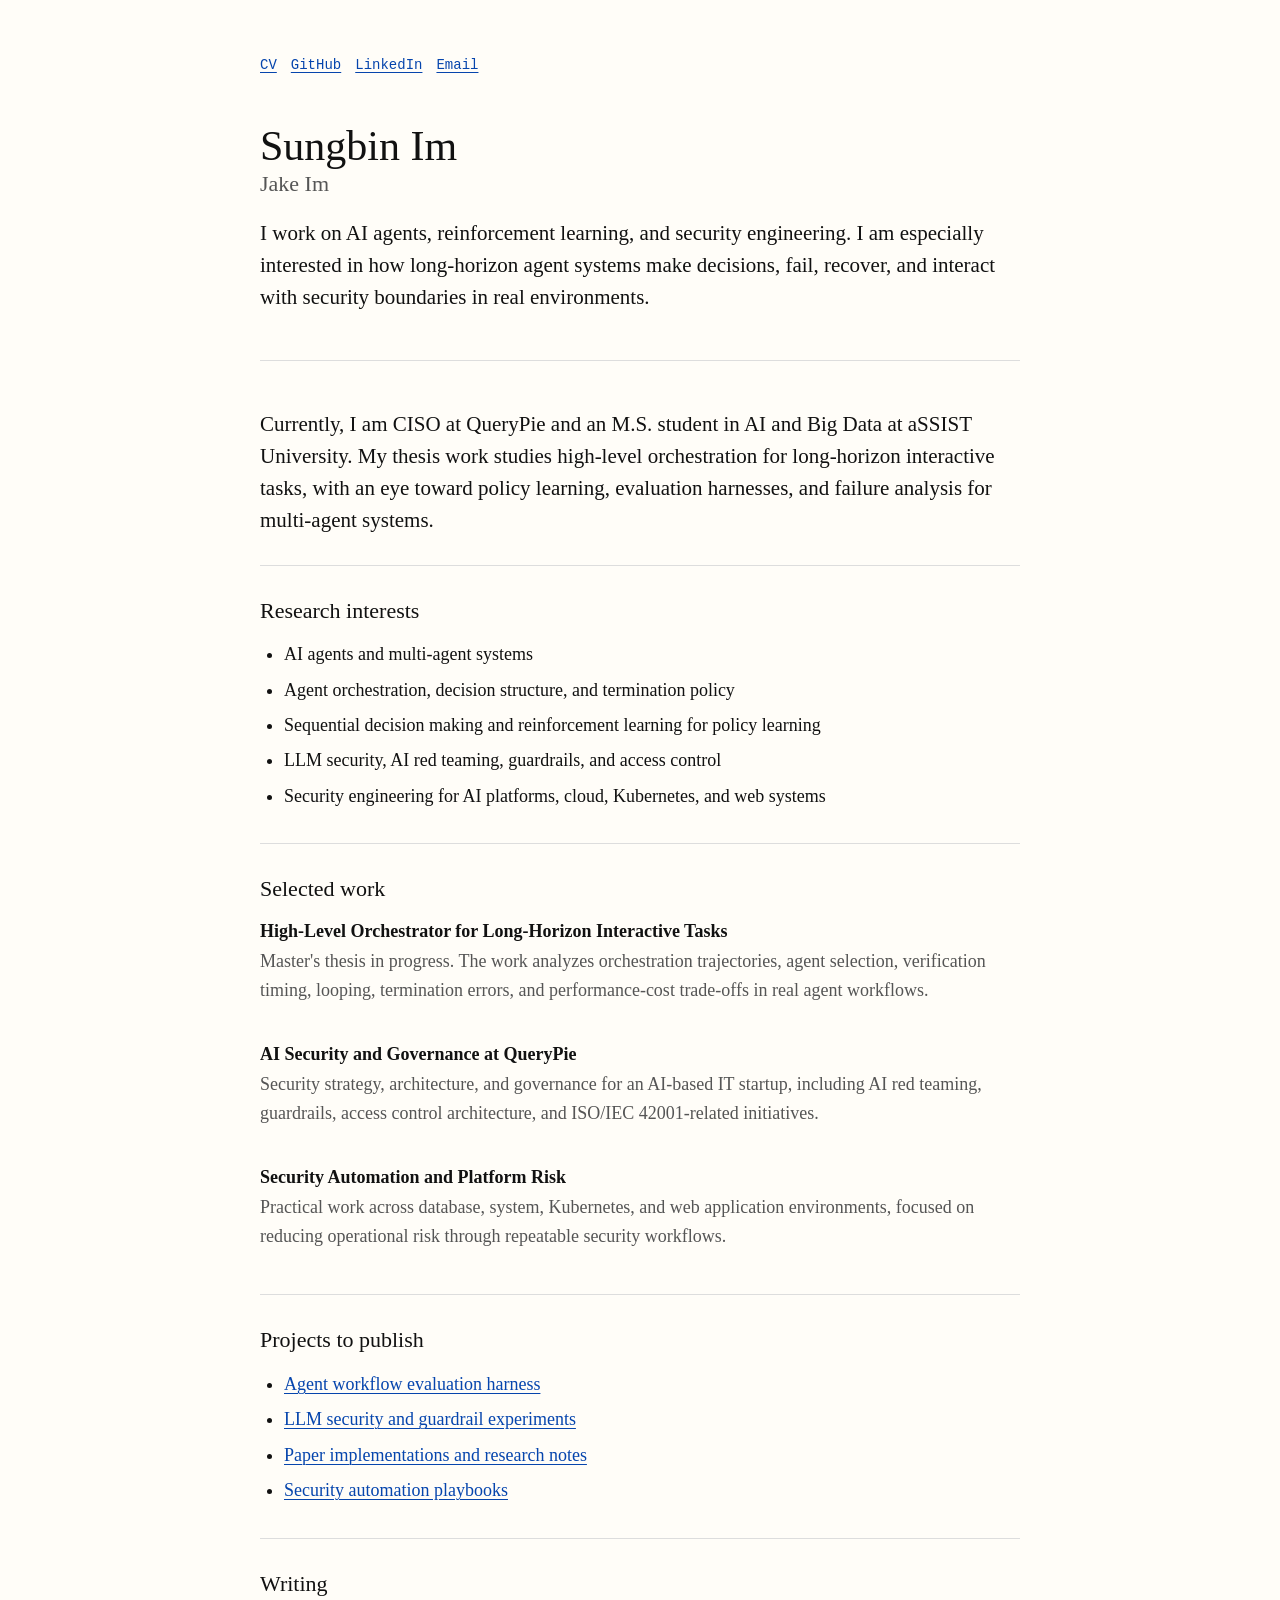
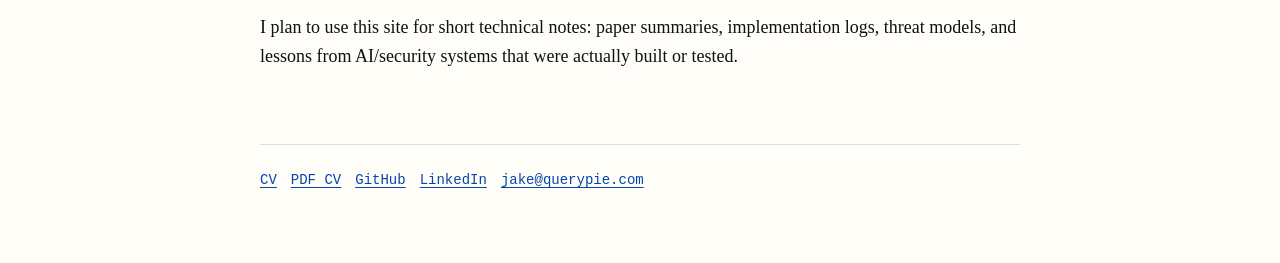
<file: index.html>
<!doctype html>
<html lang="en">
<head>
  <meta charset="utf-8">
  <meta name="viewport" content="width=device-width, initial-scale=1">
  <meta name="description" content="Sungbin Im (Jake Im) - AI agents, security engineering, and computer science.">
  <title>Sungbin Im (Jake Im)</title>
  <link rel="stylesheet" href="styles.css">
</head>
<body>
  <main class="page">
    <header class="intro">
      <nav class="top-links" aria-label="Primary navigation">
        <a href="cv.html">CV</a>
        <a href="https://github.com/jazdr">GitHub</a>
        <a href="https://www.linkedin.com/in/binlim/">LinkedIn</a>
        <a href="mailto:jake@querypie.com">Email</a>
      </nav>

      <h1>Sungbin Im <span>Jake Im</span></h1>
      <p>
        I work on AI agents, reinforcement learning, and security engineering.
        I am especially interested in how long-horizon agent systems make decisions,
        fail, recover, and interact with security boundaries in real environments.
      </p>
    </header>

    <section class="note">
      <p>
        Currently, I am CISO at QueryPie and an M.S. student in AI and Big Data at
        aSSIST University. My thesis work studies high-level orchestration for
        long-horizon interactive tasks, with an eye toward policy learning,
        evaluation harnesses, and failure analysis for multi-agent systems.
      </p>
    </section>

    <section class="section">
      <h2>Research interests</h2>
      <ul class="plain-list">
        <li>AI agents and multi-agent systems</li>
        <li>Agent orchestration, decision structure, and termination policy</li>
        <li>Sequential decision making and reinforcement learning for policy learning</li>
        <li>LLM security, AI red teaming, guardrails, and access control</li>
        <li>Security engineering for AI platforms, cloud, Kubernetes, and web systems</li>
      </ul>
    </section>

    <section class="section">
      <h2>Selected work</h2>
      <div class="work-list">
        <article>
          <h3>High-Level Orchestrator for Long-Horizon Interactive Tasks</h3>
          <p>
            Master's thesis in progress. The work analyzes orchestration trajectories,
            agent selection, verification timing, looping, termination errors, and
            performance-cost trade-offs in real agent workflows.
          </p>
        </article>
        <article>
          <h3>AI Security and Governance at QueryPie</h3>
          <p>
            Security strategy, architecture, and governance for an AI-based IT startup,
            including AI red teaming, guardrails, access control architecture, and
            ISO/IEC 42001-related initiatives.
          </p>
        </article>
        <article>
          <h3>Security Automation and Platform Risk</h3>
          <p>
            Practical work across database, system, Kubernetes, and web application
            environments, focused on reducing operational risk through repeatable
            security workflows.
          </p>
        </article>
      </div>
    </section>

    <section class="section">
      <h2>Projects to publish</h2>
      <ul class="link-list">
        <li><a href="https://github.com/jazdr">Agent workflow evaluation harness</a></li>
        <li><a href="https://github.com/jazdr">LLM security and guardrail experiments</a></li>
        <li><a href="https://github.com/jazdr">Paper implementations and research notes</a></li>
        <li><a href="https://github.com/jazdr">Security automation playbooks</a></li>
      </ul>
    </section>

    <section class="section">
      <h2>Writing</h2>
      <p>
        I plan to use this site for short technical notes: paper summaries,
        implementation logs, threat models, and lessons from AI/security systems
        that were actually built or tested.
      </p>
    </section>

    <footer class="footer">
      <a href="cv.html">CV</a>
      <a href="assets/Sungbin_Im_CV.pdf">PDF CV</a>
      <a href="https://github.com/jazdr">GitHub</a>
      <a href="https://www.linkedin.com/in/binlim/">LinkedIn</a>
      <a href="mailto:jake@querypie.com">jake@querypie.com</a>
    </footer>
  </main>
</body>
</html>
</file>
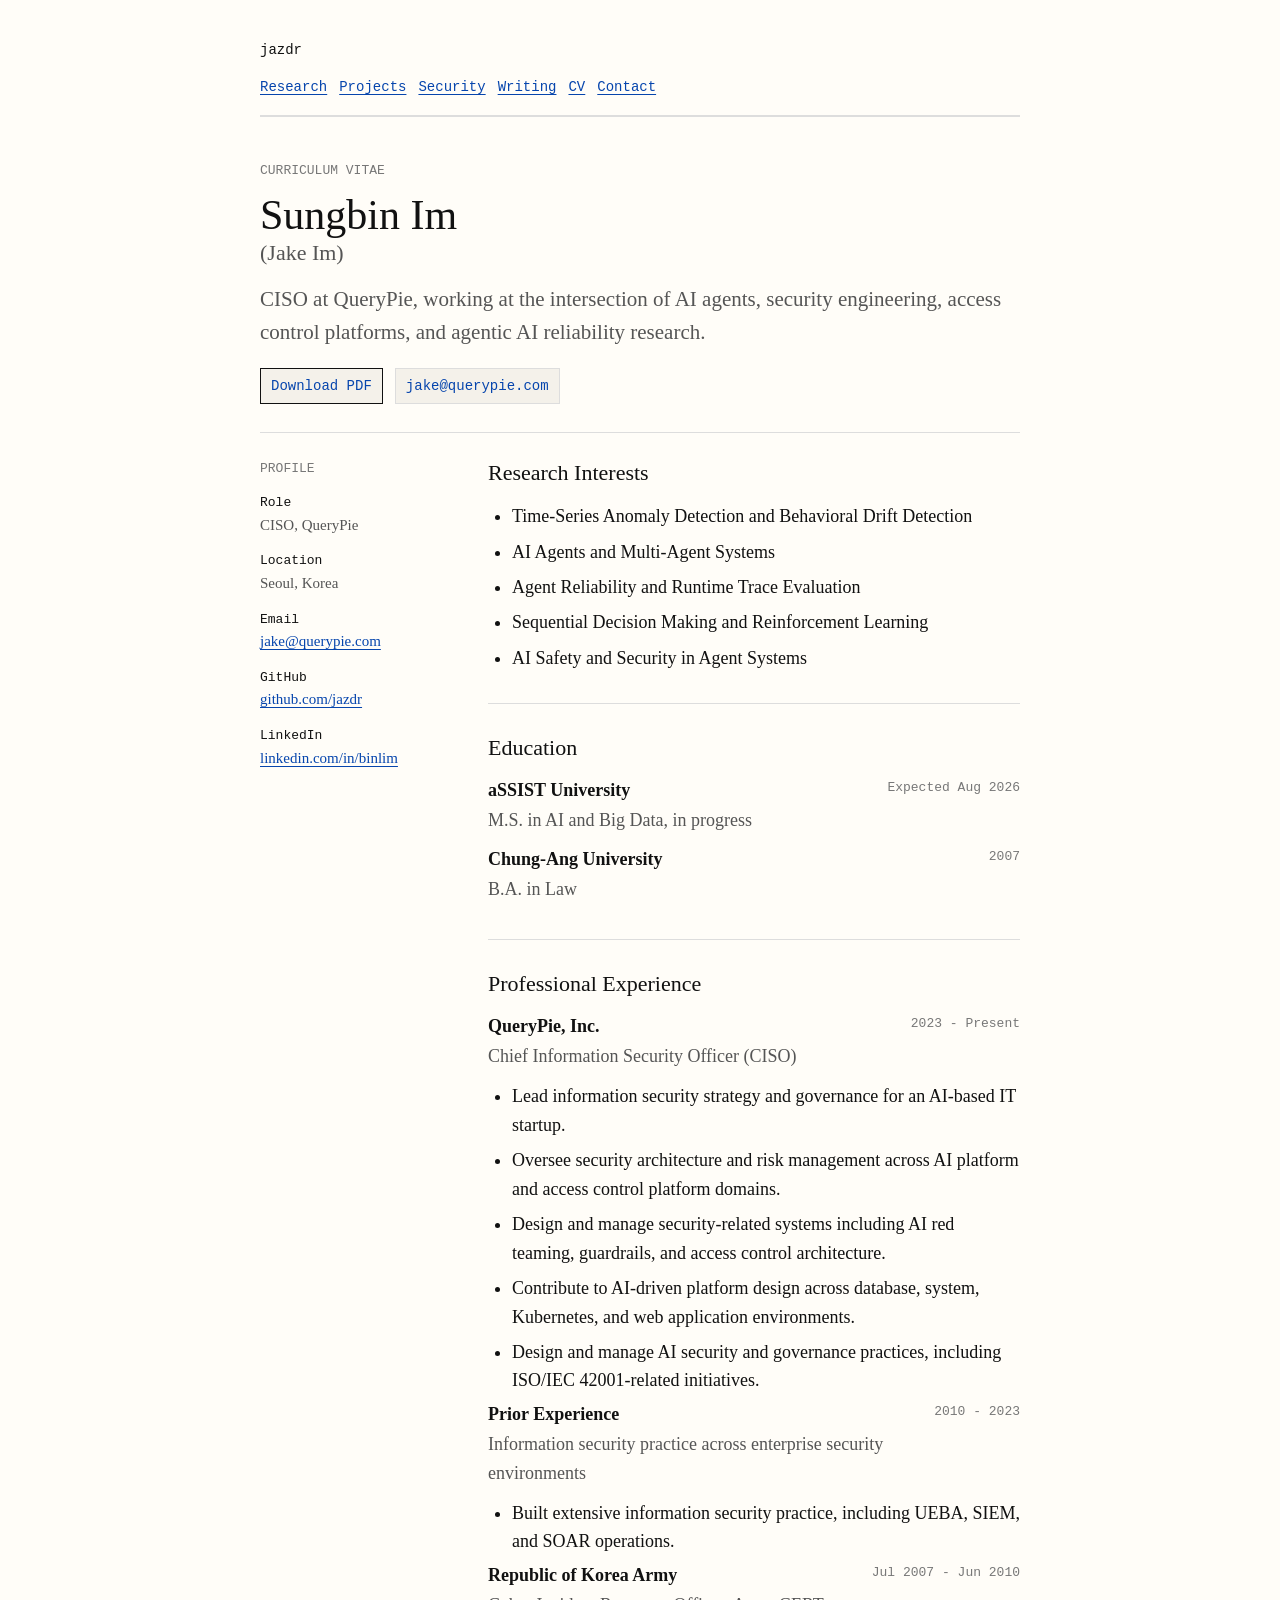
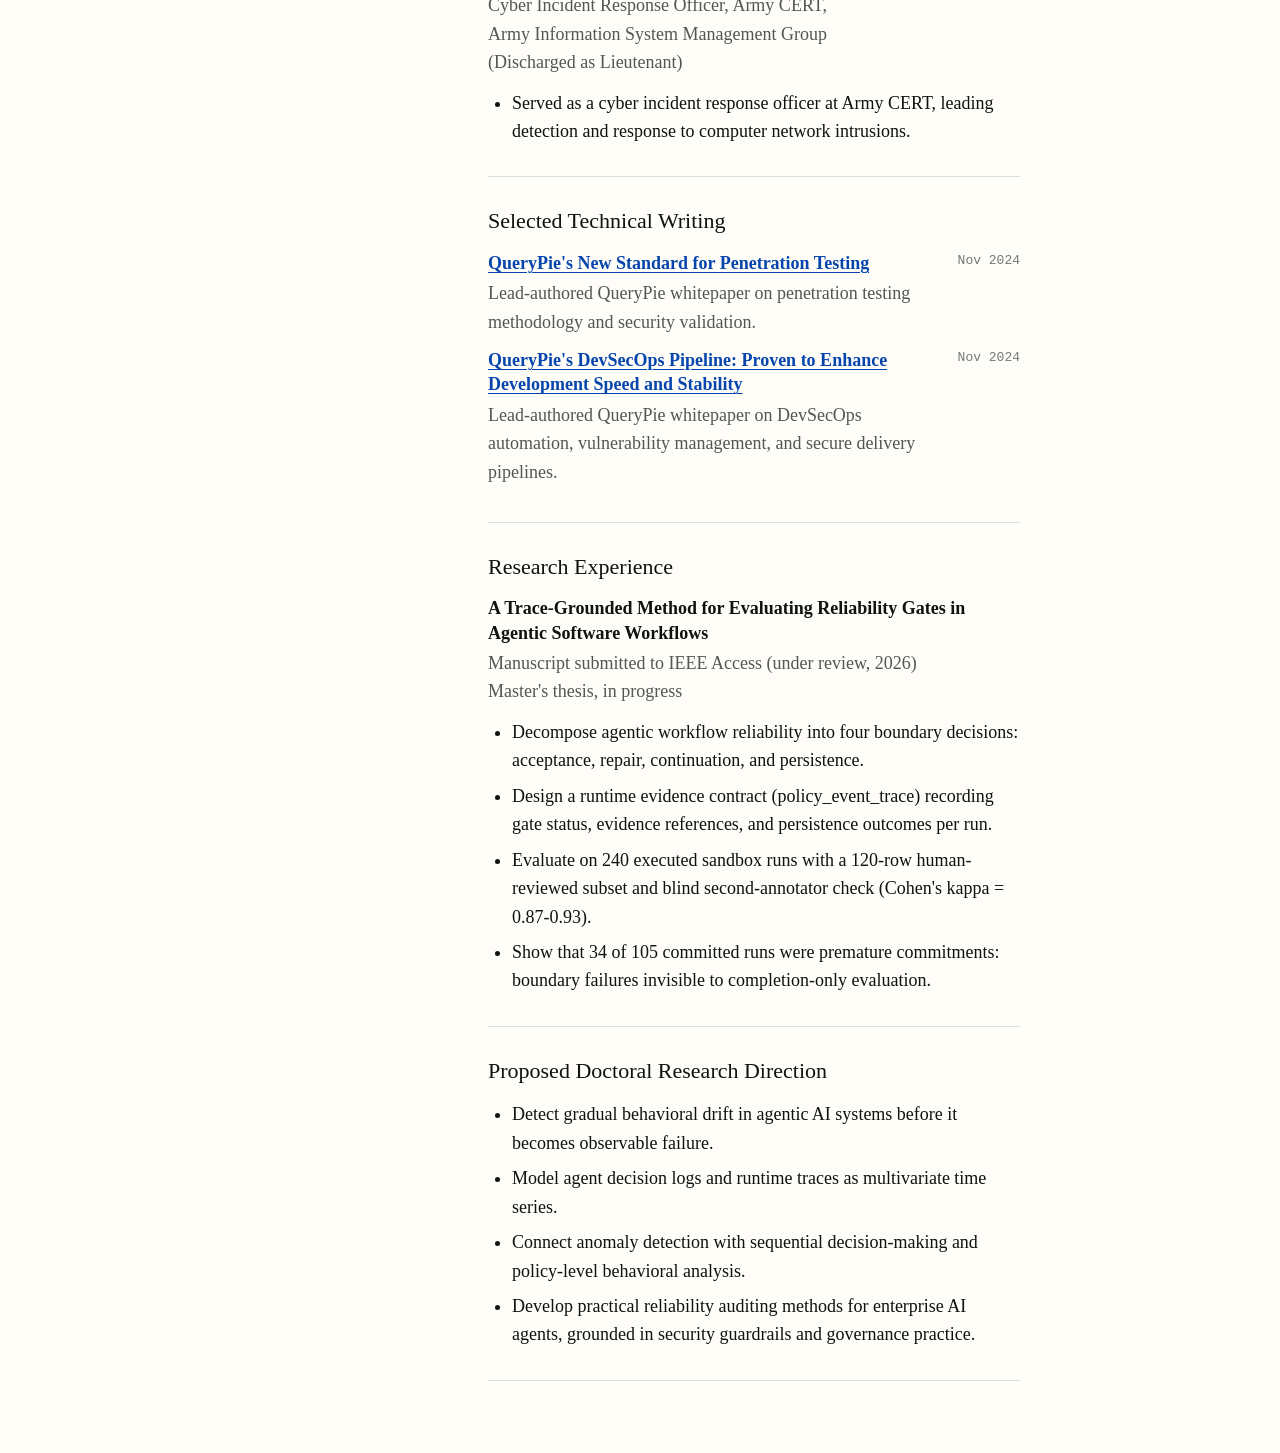
<file: cv.html>
<!doctype html>
<html lang="en">
<head>
  <meta charset="utf-8">
  <meta name="viewport" content="width=device-width, initial-scale=1">
  <meta name="description" content="CV of Sungbin Im (Jake Im), focused on AI agents, reinforcement learning, and security engineering.">
  <title>CV | Sungbin Im</title>
  <link rel="stylesheet" href="styles.css">
</head>
<body>
  <header class="site-header">
    <a class="mark" href="index.html">jazdr</a>
    <nav class="nav" aria-label="Primary navigation">
      <a href="index.html#research">Research</a>
      <a href="index.html#projects">Projects</a>
      <a href="index.html#security">Security</a>
      <a href="index.html#writing">Writing</a>
      <a href="cv.html">CV</a>
      <a href="index.html#contact">Contact</a>
    </nav>
  </header>

  <main>
    <section class="section cv-hero">
      <p class="eyebrow">Curriculum Vitae</p>
      <h1>Sungbin Im <span>(Jake Im)</span></h1>
      <p class="lede">
        CISO at QueryPie, working at the intersection of AI agents, security engineering,
        access control platforms, and agentic AI reliability research.
      </p>
      <div class="hero-actions">
        <a class="button primary" href="assets/Sungbin_Im_CV.pdf?v=20260708-ieee-access">Download PDF</a>
        <a class="button" href="mailto:jake@querypie.com">jake@querypie.com</a>
      </div>
    </section>

    <section class="section cv-layout">
      <aside class="cv-sidebar">
        <div>
          <p class="panel-label">Profile</p>
          <dl>
            <dt>Role</dt>
            <dd>CISO, QueryPie</dd>
            <dt>Location</dt>
            <dd>Seoul, Korea</dd>
            <dt>Email</dt>
            <dd><a href="mailto:jake@querypie.com">jake@querypie.com</a></dd>
            <dt>GitHub</dt>
            <dd><a href="https://github.com/jazdr">github.com/jazdr</a></dd>
            <dt>LinkedIn</dt>
            <dd><a href="https://www.linkedin.com/in/binlim/">linkedin.com/in/binlim</a></dd>
          </dl>
        </div>
      </aside>

      <div class="cv-main">
        <section class="cv-block">
          <h2>Research Interests</h2>
          <ul class="tag-list">
            <li>Time-Series Anomaly Detection and Behavioral Drift Detection</li>
            <li>AI Agents and Multi-Agent Systems</li>
            <li>Agent Reliability and Runtime Trace Evaluation</li>
            <li>Sequential Decision Making and Reinforcement Learning</li>
            <li>AI Safety and Security in Agent Systems</li>
          </ul>
        </section>

        <section class="cv-block">
          <h2>Education</h2>
          <article class="cv-entry">
            <div>
              <h3>aSSIST University</h3>
              <p>M.S. in AI and Big Data, in progress</p>
            </div>
            <time>Expected Aug 2026</time>
          </article>
          <article class="cv-entry">
            <div>
              <h3>Chung-Ang University</h3>
              <p>B.A. in Law</p>
            </div>
            <time>2007</time>
          </article>
        </section>

        <section class="cv-block">
          <h2>Professional Experience</h2>
          <article class="cv-entry">
            <div>
              <h3>QueryPie, Inc.</h3>
              <p>Chief Information Security Officer (CISO)</p>
            </div>
            <time>2023 - Present</time>
          </article>
          <ul class="detail-list">
            <li>Lead information security strategy and governance for an AI-based IT startup.</li>
            <li>Oversee security architecture and risk management across AI platform and access control platform domains.</li>
            <li>Design and manage security-related systems including AI red teaming, guardrails, and access control architecture.</li>
            <li>Contribute to AI-driven platform design across database, system, Kubernetes, and web application environments.</li>
            <li>Design and manage AI security and governance practices, including ISO/IEC 42001-related initiatives.</li>
          </ul>
          <article class="cv-entry">
            <div>
              <h3>Prior Experience</h3>
              <p>Information security practice across enterprise security environments</p>
            </div>
            <time>2010 - 2023</time>
          </article>
          <ul class="detail-list">
            <li>Built extensive information security practice, including UEBA, SIEM, and SOAR operations.</li>
          </ul>
          <article class="cv-entry">
            <div>
              <h3>Republic of Korea Army</h3>
              <p>Cyber Incident Response Officer, Army CERT, Army Information System Management Group (Discharged as Lieutenant)</p>
            </div>
            <time>Jul 2007 - Jun 2010</time>
          </article>
          <ul class="detail-list">
            <li>Served as a cyber incident response officer at Army CERT, leading detection and response to computer network intrusions.</li>
          </ul>
        </section>

        <section class="cv-block">
          <h2>Selected Technical Writing</h2>
          <article class="cv-entry">
            <div>
              <h3><a href="https://www.querypie.com/ko/whitepapers/penetration-testing-standard">QueryPie's New Standard for Penetration Testing</a></h3>
              <p>Lead-authored QueryPie whitepaper on penetration testing methodology and security validation.</p>
            </div>
            <time>Nov 2024</time>
          </article>
          <article class="cv-entry">
            <div>
              <h3><a href="https://www.querypie.com/ko/whitepapers/querypie-devsecops-pipeline">QueryPie's DevSecOps Pipeline: Proven to Enhance Development Speed and Stability</a></h3>
              <p>Lead-authored QueryPie whitepaper on DevSecOps automation, vulnerability management, and secure delivery pipelines.</p>
            </div>
            <time>Nov 2024</time>
          </article>
        </section>

        <section class="cv-block">
          <h2>Research Experience</h2>
          <article class="cv-entry">
            <div>
              <h3>A Trace-Grounded Method for Evaluating Reliability Gates in Agentic Software Workflows</h3>
              <p>Manuscript submitted to IEEE Access (under review, 2026)</p>
              <p>Master's thesis, in progress</p>
            </div>
          </article>
          <ul class="detail-list">
            <li>Decompose agentic workflow reliability into four boundary decisions: acceptance, repair, continuation, and persistence.</li>
            <li>Design a runtime evidence contract (policy_event_trace) recording gate status, evidence references, and persistence outcomes per run.</li>
            <li>Evaluate on 240 executed sandbox runs with a 120-row human-reviewed subset and blind second-annotator check (Cohen's kappa = 0.87-0.93).</li>
            <li>Show that 34 of 105 committed runs were premature commitments: boundary failures invisible to completion-only evaluation.</li>
          </ul>
        </section>

        <section class="cv-block">
          <h2>Proposed Doctoral Research Direction</h2>
          <ul class="detail-list">
            <li>Detect gradual behavioral drift in agentic AI systems before it becomes observable failure.</li>
            <li>Model agent decision logs and runtime traces as multivariate time series.</li>
            <li>Connect anomaly detection with sequential decision-making and policy-level behavioral analysis.</li>
            <li>Develop practical reliability auditing methods for enterprise AI agents, grounded in security guardrails and governance practice.</li>
          </ul>
        </section>
      </div>
    </section>
  </main>
</body>
</html>
</file>
<file: styles.css>
:root {
  --text: #111;
  --muted: #555;
  --faint: #777;
  --line: #ddd;
  --bg: #fffdf8;
  --link: #0645ad;
  --code: #f4f1ea;
}

* {
  box-sizing: border-box;
}

html {
  scroll-behavior: smooth;
}

body {
  margin: 0;
  background: var(--bg);
  color: var(--text);
  font-family: Georgia, "Times New Roman", Times, serif;
  font-size: 18px;
  line-height: 1.58;
}

a {
  color: var(--link);
  text-decoration: underline;
  text-decoration-thickness: 1px;
  text-underline-offset: 3px;
}

a:hover {
  color: #000;
}

.page {
  width: min(760px, calc(100% - 36px));
  margin: 0 auto;
  padding: 54px 0 72px;
}

.intro {
  padding-bottom: 28px;
  border-bottom: 1px solid var(--line);
}

.top-links {
  display: flex;
  flex-wrap: wrap;
  gap: 14px;
  margin-bottom: 48px;
  font-family: ui-monospace, SFMono-Regular, Menlo, Consolas, monospace;
  font-size: 14px;
}

h1,
h2,
h3,
p {
  margin-top: 0;
}

h1 {
  margin-bottom: 18px;
  font-size: 42px;
  line-height: 1.08;
  font-weight: 400;
}

h1 span {
  display: block;
  color: var(--muted);
  font-size: 22px;
  line-height: 1.4;
}

h2 {
  margin-bottom: 16px;
  font-size: 22px;
  line-height: 1.25;
  font-weight: 400;
}

h3 {
  margin-bottom: 4px;
  font-size: 18px;
  line-height: 1.35;
  font-weight: 700;
}

p {
  margin-bottom: 18px;
}

.intro p,
.note p {
  font-size: 21px;
  line-height: 1.52;
}

.note {
  margin: 30px 0 8px;
  padding: 18px 0 2px;
}

.section {
  padding: 31px 0 26px;
  border-top: 1px solid var(--line);
}

.plain-list,
.link-list,
.detail-list,
.tag-list {
  margin: 0;
  padding-left: 24px;
}

.plain-list li,
.link-list li,
.detail-list li,
.tag-list li {
  margin-bottom: 7px;
}

.work-list {
  display: grid;
  gap: 20px;
}

.work-list article p {
  color: var(--muted);
}

.footer {
  display: flex;
  flex-wrap: wrap;
  gap: 14px;
  margin-top: 30px;
  padding-top: 24px;
  border-top: 1px solid var(--line);
  font-family: ui-monospace, SFMono-Regular, Menlo, Consolas, monospace;
  font-size: 14px;
}

.site-header {
  width: min(760px, calc(100% - 36px));
  margin: 0 auto;
  padding: 34px 0 16px;
  border-bottom: 1px solid var(--line);
}

.mark {
  color: var(--text);
  font-family: ui-monospace, SFMono-Regular, Menlo, Consolas, monospace;
  font-size: 14px;
  text-decoration: none;
}

.nav {
  display: flex;
  flex-wrap: wrap;
  gap: 12px;
  margin-top: 14px;
  font-family: ui-monospace, SFMono-Regular, Menlo, Consolas, monospace;
  font-size: 14px;
}

.cv-hero,
.cv-layout {
  width: min(760px, calc(100% - 36px));
  margin: 0 auto;
}

.cv-hero {
  padding: 44px 0 28px;
}

.eyebrow,
.panel-label {
  margin-bottom: 12px;
  color: var(--faint);
  font-family: ui-monospace, SFMono-Regular, Menlo, Consolas, monospace;
  font-size: 13px;
  text-transform: uppercase;
}

.cv-hero h1 {
  margin-bottom: 14px;
}

.cv-hero h1 span {
  display: block;
}

.lede {
  color: var(--muted);
  font-size: 21px;
}

.hero-actions {
  display: flex;
  flex-wrap: wrap;
  gap: 12px;
  margin-top: 18px;
}

.button {
  display: inline-flex;
  align-items: center;
  min-height: 36px;
  padding: 5px 10px;
  border: 1px solid var(--line);
  background: var(--code);
  font-family: ui-monospace, SFMono-Regular, Menlo, Consolas, monospace;
  font-size: 14px;
  text-decoration: none;
}

.button.primary {
  border-color: var(--text);
}

.cv-layout {
  display: grid;
  grid-template-columns: 190px minmax(0, 1fr);
  gap: 38px;
  padding: 26px 0 72px;
  border-top: 1px solid var(--line);
}

.cv-sidebar {
  color: var(--muted);
  font-size: 15px;
}

.cv-sidebar dl {
  margin: 0;
}

.cv-sidebar dt {
  margin-top: 14px;
  color: var(--text);
  font-family: ui-monospace, SFMono-Regular, Menlo, Consolas, monospace;
  font-size: 13px;
}

.cv-sidebar dd {
  margin: 0;
}

.cv-main {
  display: grid;
  gap: 30px;
}

.cv-block {
  padding-bottom: 24px;
  border-bottom: 1px solid var(--line);
}

.cv-entry {
  display: grid;
  grid-template-columns: minmax(0, 1fr) auto;
  gap: 18px;
  margin-bottom: 12px;
}

.cv-entry p {
  color: var(--muted);
  margin-bottom: 0;
}

.cv-entry time {
  color: var(--faint);
  font-family: ui-monospace, SFMono-Regular, Menlo, Consolas, monospace;
  font-size: 13px;
  white-space: nowrap;
}

@media (max-width: 700px) {
  body {
    font-size: 17px;
  }

  .page {
    padding-top: 34px;
  }

  h1 {
    font-size: 36px;
  }

  .intro p,
  .note p,
  .lede {
    font-size: 19px;
  }

  .cv-layout,
  .cv-entry {
    grid-template-columns: 1fr;
  }

  .cv-sidebar {
    padding-bottom: 10px;
    border-bottom: 1px solid var(--line);
  }
}

@media print {
  @page {
    margin: 0.45in;
    size: letter;
  }

  body {
    background: #fff;
    font-size: 11pt;
    line-height: 1.35;
  }

  a {
    color: var(--text);
    text-decoration: none;
  }

  .site-header,
  .hero-actions {
    display: none;
  }

  .cv-hero,
  .cv-layout {
    width: 100%;
  }

  .cv-hero {
    padding: 0 0 14px;
    border-top: 0;
  }

  .cv-hero h1 {
    margin-bottom: 8px;
    font-size: 24pt;
  }

  .cv-hero h1 span {
    font-size: 14pt;
  }

  .lede {
    margin-bottom: 0;
    font-size: 12pt;
    line-height: 1.35;
  }

  .eyebrow,
  .panel-label,
  .cv-sidebar dt,
  .cv-entry time {
    font-size: 8.5pt;
  }

  .cv-layout {
    grid-template-columns: 150px minmax(0, 1fr);
    gap: 26px;
    padding: 14px 0 0;
  }

  .cv-sidebar {
    font-size: 9.5pt;
  }

  .cv-sidebar dt {
    margin-top: 9px;
  }

  .cv-main {
    gap: 10px;
  }

  .cv-block {
    padding-bottom: 8px;
  }

  h2 {
    margin-bottom: 6px;
    font-size: 14pt;
  }

  h3 {
    margin-bottom: 2px;
    font-size: 11pt;
  }

  .cv-entry {
    gap: 12px;
    margin-bottom: 5px;
  }

  .plain-list,
  .link-list,
  .detail-list,
  .tag-list {
    padding-left: 17px;
  }

  .plain-list li,
  .link-list li,
  .detail-list li,
  .tag-list li {
    margin-bottom: 2px;
  }
}
</file>
